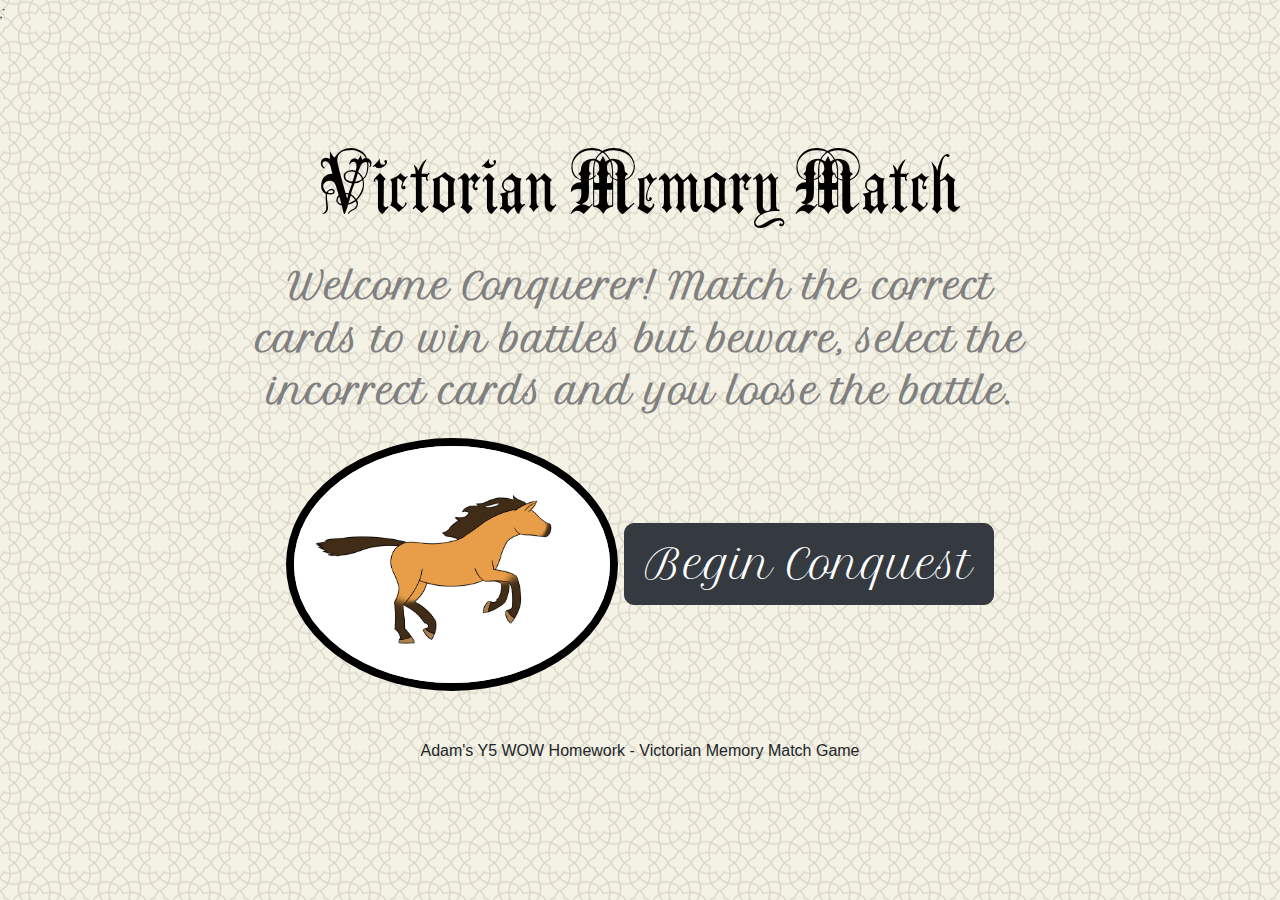
<file: index.html>
<!DOCTYPE html>
<html lang="en">

<head>
  <meta charset="UTF-8" />
  <meta name="description" content="Victorian theme memory match game made for Year 5 WoW project by Adam Ahmed of Birchwood Primary School">
  <meta name="keywords" content="HTML, CSS, JavaScript, WoW, Birchwood, Memory Game">
  <meta name="author" content="Adam Ahmed">
  <meta name="viewport" content="width=device-width, initial-scale=1.0" />
  <title>Victorian Memory Match</title>

  <!--Google Fonts-->
 <link rel="preconnect" href="https://fonts.googleapis.com">;
 <link rel="preconnect" href="https://fonts.gstatic.com"; crossorigin>
 <link href="https://fonts.googleapis.com/css2?family=Petit+Formal+Script&display=swap"; rel="stylesheet">


  <!--BOOTSTRAP-->
  <link rel="stylesheet" href="https://stackpath.bootstrapcdn.com/bootstrap/4.5.2/css/bootstrap.min.css" integrity="sha384-JcKb8q3iqJ61gNV9KGb8thSsNjpSL0n8PARn9HuZOnIxN0hoP+VmmDGMN5t9UJ0Z" crossorigin="anonymous" />
  <script src="https://stackpath.bootstrapcdn.com/bootstrap/4.5.2/js/bootstrap.min.js" integrity="sha384-B4gt1jrGC7Jh4AgTPSdUtOBvfO8shuf57BaghqFfPlYxofvL8/KUEfYiJOMMV+rV" crossorigin="anonymous"></script>

  <!--STYLESHEET-->
  <link rel="stylesheet" type="text/css" href="styles.css" />

  <!--ANIMATION STYLESHEET CDN-->
  <link rel="stylesheet" href="https://cdnjs.cloudflare.com/ajax/libs/animate.css/4.0.0/animate.css" />
</head>

<body>
  <section class="container open text-center mx-auto">
    <div>
      <p class="mainTag px-auto">Victorian Memory Match</p>
    </div>
    <div>
      <p class="welcome">
        Welcome Conquerer! Match the correct cards to win battles but beware,
        select the incorrect cards and you loose the battle.
      </p>
    </div>
    <div class="fDiv">
      <a href="gamepage.html">
        <img class="gif" src="Images/horse.gif" alt="horse">
      </a>
      <a href="gamepage.html">
        <button class="btn btn-handle btn-lg btn-dark">
          Begin Conquest
        </button>
      </a>
    </div>
  </section>
</body>
<footer>Adam's Y5 WOW Homework - Victorian Memory Match Game</footer>
</html>
</file>
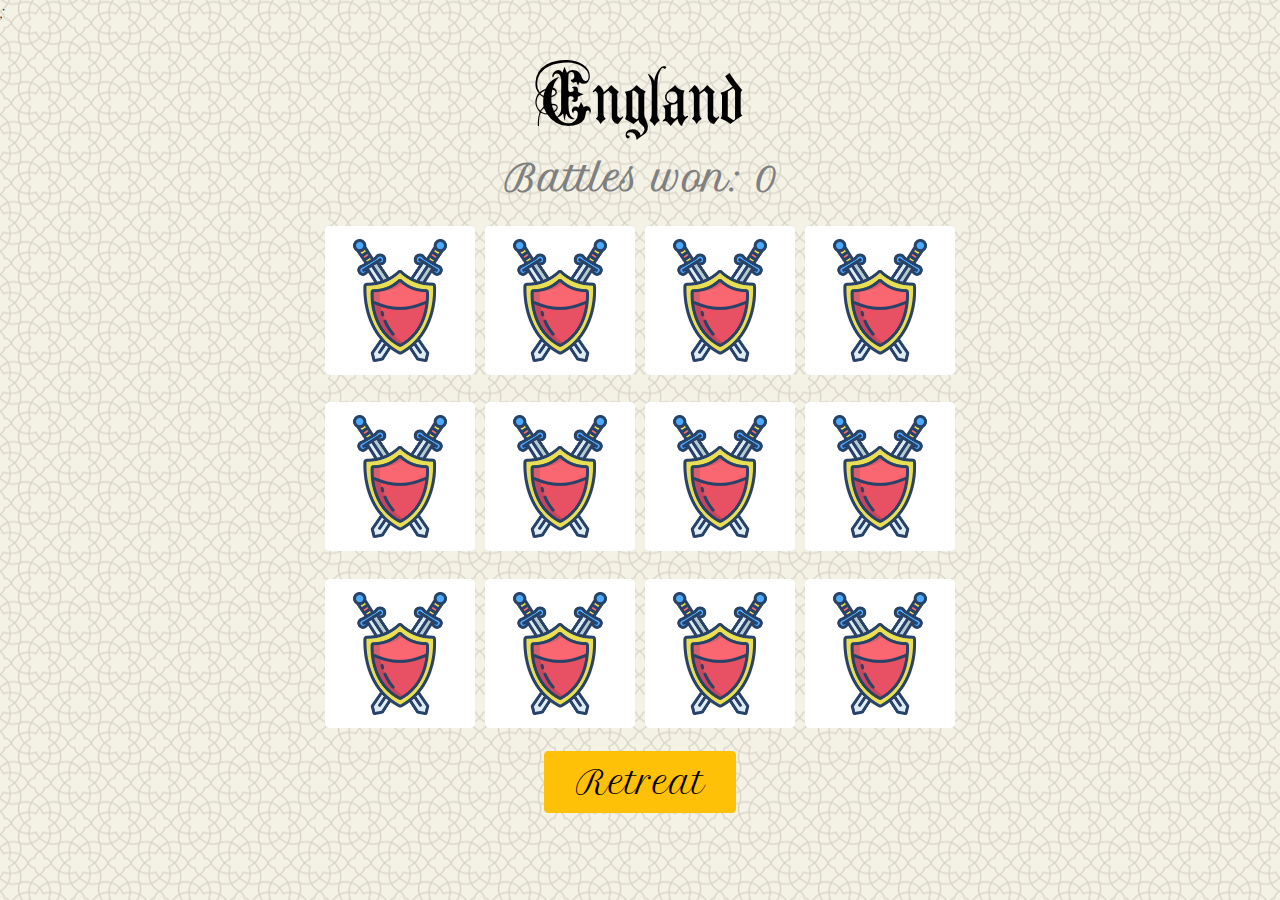
<file: gamepage.html>
<!DOCTYPE html>
<html lang="en">

<head>
  <meta charset="UTF-8" />
  <meta name="description" content="Victorian theme memory match game made for Year 5 WoW project by Adam Ahmed of Birchwood Primary School">
  <meta name="keywords" content="HTML, CSS, JavaScript, WoW, Birchwood, Memory Game">
  <meta name="author" content="Adam Ahmed">
  <meta name="viewport" content="width=device-width, initial-scale=1.0" />
  <title>Victorian Memory Match</title>

  <!--Google Fonts-->
 <link rel="preconnect" href="https://fonts.googleapis.com">;
 <link rel="preconnect" href="https://fonts.gstatic.com"; crossorigin>
 <link href="https://fonts.googleapis.com/css2?family=Petit+Formal+Script&display=swap"; rel="stylesheet">

  <!--BOOTSTRAP-->
  <link rel="stylesheet" href="https://stackpath.bootstrapcdn.com/bootstrap/4.5.2/css/bootstrap.min.css" integrity="sha384-JcKb8q3iqJ61gNV9KGb8thSsNjpSL0n8PARn9HuZOnIxN0hoP+VmmDGMN5t9UJ0Z" crossorigin="anonymous" />
  <script src="https://stackpath.bootstrapcdn.com/bootstrap/4.5.2/js/bootstrap.min.js" integrity="sha384-B4gt1jrGC7Jh4AgTPSdUtOBvfO8shuf57BaghqFfPlYxofvL8/KUEfYiJOMMV+rV" crossorigin="anonymous"></script>

  <link rel="stylesheet" href="styles.css" />
</head>

<body id="game">
  <header>
    <h1 class="text-center mt-4 mb-2 mainTag">England</h1>
  </header>

  <section class="container mx-auto">
    <section class="mx-auto">
      <div class="row">
        <div class="col-12 text-center points">
          <p>Battles won: <span id="point"> 0</span></p>
        </div>
      </div>

      <div id="won" class="text-center">
        <h1>You have conquered the country!</h1>
        <p>Battles won: <span id="finalPoints">0</span></p>
        <button class="btn" id="playAgain">Conquer another country</button>
      </div>

      <section class="memory-game">
        <div class="memory-card" data-cards="card1">
          <img class="front-face" src="Images/queen.png" alt="Queen image" />
          <img class="back-face" src="Images/card.png" alt="battle" />
        </div>
        <div class="memory-card" data-cards="card1">
          <img class="front-face" src="Images/queen.png" alt="Queen image" />
          <img class="back-face" src="Images/card.png" alt="battle" />
        </div>

        <div class="memory-card" data-cards="card2">
          <img class="front-face" src="Images/homeless.png" alt="Homeless man image" />
          <img class="back-face" src="Images/card.png" alt="battle" />
        </div>
        <div class="memory-card" data-cards="card2">
          <img class="front-face" src="Images/homeless.png" alt="Homeless man image" />
          <img class="back-face" src="Images/card.png" alt="battle" />
        </div>

        <div class="memory-card" data-cards="card3">
          <img class="front-face" src="Images/porridge.png" alt="Porridge image " />
          <img class="back-face" src="Images/card.png" alt="battle" />
        </div>
        <div class="memory-card" data-cards="card3">
          <img class="front-face" src="Images/porridge.png" alt="Porridge image" />
          <img class="back-face" src="Images/card.png" alt="battle" />
        </div>

        <div class="memory-card" data-cards="card4">
          <img class="front-face" src="Images/sword.png" alt="Sword image" />
          <img class="back-face" src="Images/card.png" alt="battle" />
        </div>
        <div class="memory-card" data-cards="card4">
          <img class="front-face" src="Images/sword.png" alt="Sword image" />
          <img class="back-face" src="Images/card.png" alt="battle" />
        </div>

        <div class="memory-card" data-cards="card5">
          <img class="front-face" src="Images/rhorse.png" alt="Rocking horse image" />
          <img class="back-face" src="Images/card.png" alt="battle" />
        </div>

        <div class="memory-card" data-cards="card5">
          <img class="front-face" src="Images/rhorse.png" alt="Rocking horse image" />
          <img class="back-face" src="Images/card.png" alt="battle" />
        </div>

        <div class="memory-card" data-cards="card6">
          <img class="front-face" src="Images/ship.png" alt="War ship image" />
          <img class="back-face" src="Images/card.png" alt="battle" />
        </div>
        <div class="memory-card" data-cards="card6">
          <img class="front-face" src="Images/ship.png" alt="War ship image" />
          <img class="back-face" src="Images/card.png" alt="battle" />
        </div>
      </section>
    </section>
  </section>
  <a class="btn btn-large btn-warning retreat" href="index.html">Retreat</a>
  <script src="game.js"></script>
</body>

</html>
</file>
<file: styles.css>
@font-face { 
 font-family: AnglicanText; 
 src: url("AnglicanText.ttf") format("truetype"); 
} 

body { 
 height: 85vh; 
 background-image: url("Images/oriental.png"); 
 background-position: center; 
 position: relative; 
 font-family: 'Petit Formal Script', cursive;
}

p {
  color: grey;
}

footer{
    text-align: center;
    font-family: sans-serif;
    font-size: 1rem;
    margin-top: 3rem;
}

.open {
  width: 100%;
  display: block;
  justify-content: center;
  align-items: center;
  margin-top: 100px;
}

.mainTag { 
 color: #000; 
 font-family: "AnglicanText"; 
}

.welcome {
  font-weight: 800;
  width: 70%;
  margin: auto;
  margin-bottom: 20px;
  font-size: 35px;
}

.gif {
  border: 8px solid black;
  max-width: 30%;
  border-radius: 50%;
}

.gif:hover {
  opacity: 75%;
}

.headTag,
.points>p {
  font-weight: bolder;
}

#point {
  font-weight: 1300;
}

.memory-game {
  width: calc(25% - 10px);
  height: calc(30% - 10px);
  margin: auto;
  display: flex;
  flex-wrap: wrap;
  perspective: 1000px;
  z-index: -1;
}

.memory-card {
  width: calc(25% - 10px);
  height: calc(30% - 10px);
  margin: 5px;
  position: relative;
  transform: scale(1);
  transform-style: preserve-3d;
  transition: transform 0.5s;
  border-radius: 5px;
  background-image: linear-gradient(-225deg, #fff 0%, #fff 100%);
}

.memory-card:active {
  transform: scale(0.97);
  transition: transform 0.2s;
}

.memory-card.flip {
  transform: rotateY(180deg);
  background: transparent;
}

.front-face,
.back-face {
  width: 100%;
  height: 100%;
  padding: 10px;
  position: absolute;
  border-radius: 5px;
  backface-visibility: hidden;
}

.front-face {
  transform: rotateY(180deg);
}

#won {
  visibility: hidden;
  border-radius: 10px;
  background-image: url("Images/oriental.png");
  margin: auto;
  position: absolute;
  top: 50%;
  left: 50%;
  margin-right: -50%;
  transform: translate(-50%, -50%);
  z-index: 1;
  border: 5px solid #064d75;
}

#won>h1,
#won p {
  font-weight: bolder;
}

#playAgain {
  border: 2px solid #000;
  border-radius: 5px;
  background: #0fc;
  opacity: 70%;
}

#playAgain:hover {
  opacity: 100%;
}

/*LARGE DEVICES*/
@media (min-width: 992px) {
  .mainTag {
    font-size: 80px;
    margin-top: 60px;
  }

  .btn-handle {
    font-size: 40px;
    padding: 10px 20px;
    border-radius: 10px;
  }

  .memory-game {
    width: 640px;
    height: 530px;
  }

  .front-face,
  .back-face {
    padding: 10px;
  }

  #won {
    padding: 50px;
  }

  .headTag {
    font-size: 70px;
  }

  .points>p,
  #won>h1,
  #won p,
  #playAgain {
    font-size: 35px;
  }
}

/*medium devices*/
@media (min-width: 768px) and (max-width: 991px) {
  .mainTag {
    font-size: 75px;
    margin-top: 60px;
  }

  .btn-handle {
    font-size: 35px;
    padding: 10px 20px;
    border-radius: 10px;
  }

  .memory-game {
    width: 620px;
    height: 512px;
  }

  .front-face,
  .back-face {
    padding: 10px;
  }

  #won {
    padding: 50px;
    top: 40%;
  }

  .points>p,
  #won>h1,
  #won p,
  #playAgain {
    font-size: 35px;
  }
}

/*SMALL DEVICES*/
@media (min-width: 576px) and (max-width: 767px) {
  .mainTag {
    font-size: 60px;
    margin-top: 50px;
  }

  .btn-handle {
    font-size: 30px;
    padding: 10px 20px;
    border-radius: 10px;
  }

  .memory-game {
    width: 480px;
    height: 398px;
  }

  .front-face,
  .back-face {
    padding: 6px;
  }

  #won {
    padding: 35px;
    top: 30%;
  }

  .points>p,
  #won>h1,
  #won p,
  #playAgain {
    font-size: 30px;
  }
}

/*EXTRA SMALL DEVICES*/
@media (min-width: 378px) and (max-width: 575px) {
  .mainTag {
    font-size: 45px;
    margin-top: 45px;
  }

  .btn-handle {
    font-size: 30px;
    padding: 10px 20px;
    border-radius: 10px;
  }

  .memory-game {
    width: 380px;
    height: 315px;
  }

  .front-face,
  .back-face {
    padding: 6px;
  }

  #won {
    padding: 30px;
    top: 30%;
  }

  .points>p,
  #won>h1,
  #won p,
  #playAgain {
    font-size: 25px;
  }
}

/*X-EXTRA SMALL DEVICES*/
@media (max-width: 377px) {
  .mainTag {
    font-size: 45px;
    margin-top: 40px;
  }

  .btn-handle {
    font-size: 30px;
    padding: 10px 20px;
    border-radius: 10px;
  }

  .memory-game {
    width: 340px;
    height: 282px;
  }

  .front-face,
  .back-face {
    padding: 5px;
  }

  #won {
    padding: 15px;
    top: 30%;
  }

  .points>p,
  #won>h1,
  #won p,
  #playAgain {
    font-size: 25px;
  }
}

.retreat {
  font-size: 2rem;
  color: #000;
  text-align: center;
  text-decoration: none;
  display: block;
  width: 15%;
  min-width: 150px;
  margin: auto;
}
</file>
